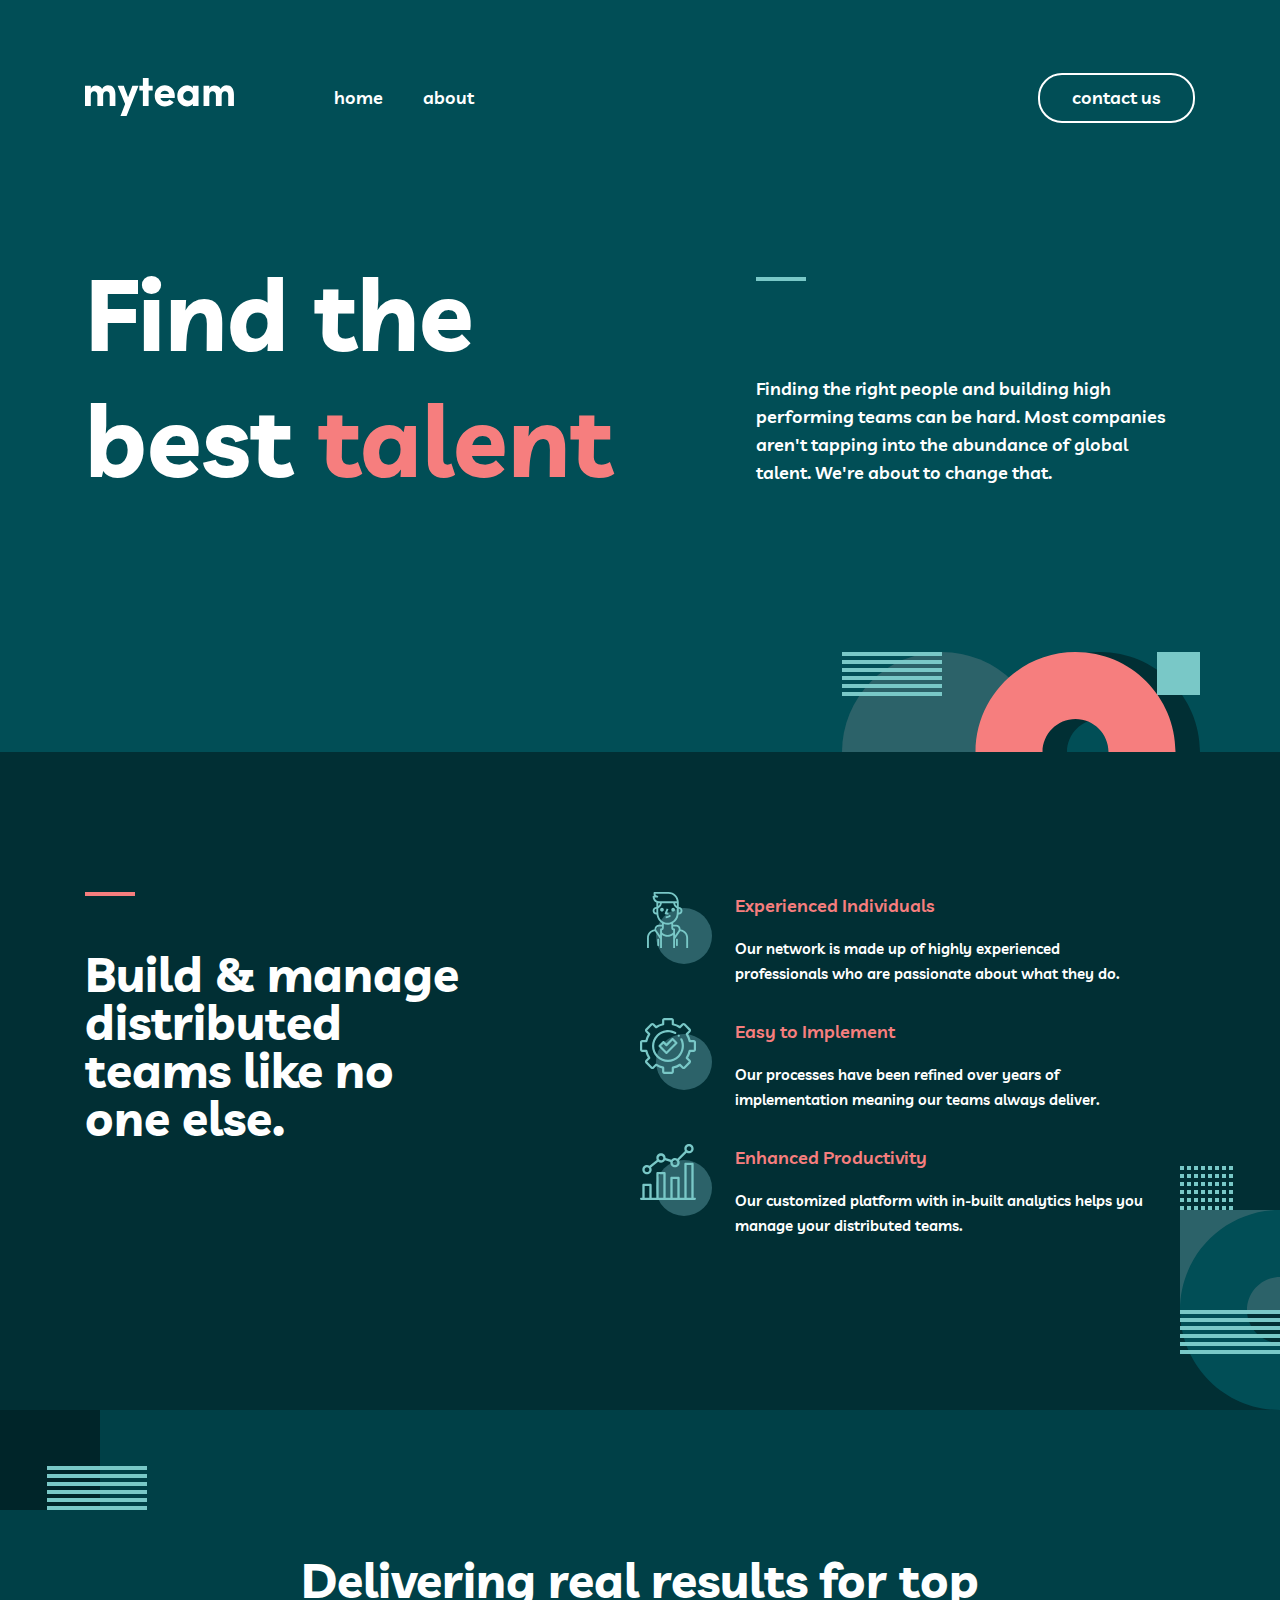
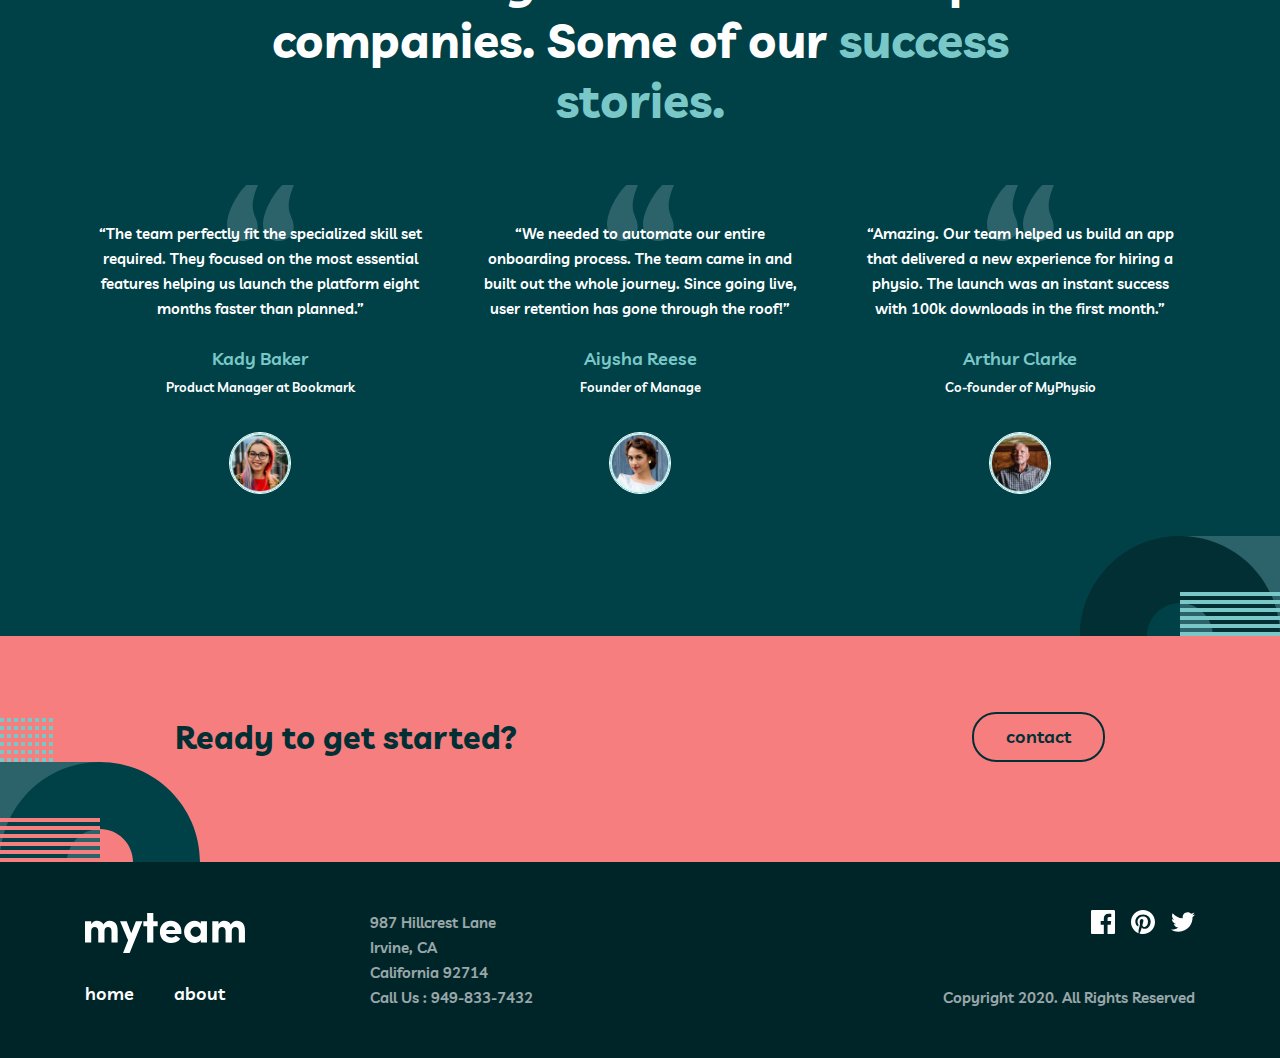
<file: index.html>
<!DOCTYPE html>
<html lang="en">
  <head>
    <meta charset="UTF-8" />
    <meta http-equiv="X-UA-Compatible" content="IE=edge" />
    <meta name="viewport" content="width=device-width, initial-scale=1.0" />
    <link rel="stylesheet" href="style/css/style.css" />
    <title>My Team</title>
  </head>
  <body>
    <header>
      <nav class="navbar" id="navbar">
        <div class="container">
          <div class="navbar__logo">
            <img
              src="images/home-img/myteam.svg"
              class="navbar__logo__image"
              alt="navbar__logo"
            />
          </div>
          <div id="navbar-responsive" class="navbar__menus">
            <ul class="navbar__list">
              <li><a class="navbar__link" href="#">home</a></li>
              <li><a class="navbar__link" href="about.html">about</a></li>
            </ul>
            <button class="toggle-btn close-btn" onclick="closeNavbar()">
              <img src="images/header-img/close.svg" alt="menu" />
            </button>
            <a href="contact.html"
              ><button class="navbar__btn contact__btn" >contact us</button></a
            >
          </div>
          <button class="toggle-btn" onclick="openNavbar()">
            <img src="images/header-img/menu.svg" alt="menus" />
          </button>
        </div>
      </nav>
    </header>
    <main>
      <section class="home" id="home">
        <img
          class="home__img home__img--left"
          src="images/home-img/disk-left.svg"
          alt="disk-left"
        />
        <div class="container">
          <div class="home__heading">
            <h1>
              Find the <br />
              best <span>talent</span>
            </h1>
          </div>
          <div class="home__content">
            <div class="line"></div>
            <p>
              Finding the right people and building high performing teams can be
              hard. Most companies aren't tapping into the abundance of global
              talent. We're about to change that.
            </p>
          </div>
        </div>
        <div class="container home__container">
          <img
            class="home__img home__img--bottom"
            src="images/home-img/disk-bottom.svg"
            alt="disk-bottom"
          />
        </div>
      </section>
      <section class="build">
        <div class="container">
          <div class="build__title">
            <div class="line"></div>
            <h2>Build & manage distributed teams like no one else.</h2>
          </div>
          <div class="build__features">
            <div class="build__row">
              <div class="build__row--img">
                <img
                  src="images/home-img/icon-experienced.svg"
                  alt="icon-experienced"
                />
              </div>
              <div class="build__row--content">
                <h5>Experienced Individuals</h5>
                <p>
                  Our network is made up of highly experienced professionals who
                  are passionate about what they do.
                </p>
              </div>
            </div>
            <div class="build__row">
              <div class="build__row--img">
                <img
                  src="images/home-img/icon-gear.svg"
                  alt="icon-experienced"
                />
              </div>
              <div class="build__row--content">
                <h5>Easy to Implement</h5>
                <p>
                  Our processes have been refined over years of implementation
                  meaning our teams always deliver.
                </p>
              </div>
            </div>
            <div class="build__row">
              <div class="build__row--img">
                <img
                  src="images/home-img/icon-stat.svg"
                  alt="icon-experienced"
                />
              </div>
              <div class="build__row--content">
                <h5>Enhanced Productivity</h5>
                <p>
                  Our customized platform with in-built analytics helps you
                  manage your distributed teams.
                </p>
              </div>
            </div>
          </div>
        </div>
        <img
          class="build__right"
          src="images/home-img/buil-right.svg"
          alt="buil-right"
        />
      </section>
      <section class="success">
        <img
          class="success__img--left"
          src="images/home-img/success-left.svg"
          alt="success-left"
        />
        <img
          class="success__img--bottom"
          src="images/home-img/success-bottom.svg"
          alt="success"
        />
        <div class="container">
          <div class="success__heading">
            <h2>
              Delivering real results for top companies. Some of our
              <span>success stories.</span>
            </h2>
          </div>
          <div class="success__row">
            <div class="success__content content">
              <div class="content__text">
                <p>
                  “The team perfectly fit the specialized skill set required.
                  They focused on the most essential features helping us launch
                  the platform eight months faster than planned.”
                </p>
                <h5>Kady Baker</h5>
                <h6>Product Manager at Bookmark</h6>
              </div>
              <div class="content__img">
                <img src="images/home-img/user-kady.jpg" alt="" />
              </div>
            </div>
            <div class="success__content content">
              <div class="content__text">
                <p>
                  “We needed to automate our entire onboarding process. The team
                  came in and built out the whole journey. Since going live,
                  user retention has gone through the roof!”
                </p>
                <h5>Aiysha Reese</h5>
                <h6>Founder of Manage</h6>
              </div>
              <div class="content__img">
                <img src="images/home-img/user-aiysha.jpg" alt="" />
              </div>
            </div>
            <div class="success__content content">
              <div class="content__text">
                <p>
                  “Amazing. Our team helped us build an app that delivered a new
                  experience for hiring a physio. The launch was an instant
                  success with 100k downloads in the first month.”
                </p>
                <h5>Arthur Clarke</h5>
                <h6>Co-founder of MyPhysio</h6>
              </div>
              <div class="content__img">
                <img src="images/home-img/user-arthur.jpg" alt="" />
              </div>
            </div>
          </div>
        </div>
      </section>
      <section class="start">
        <img
          class="start__img"
          src="images/home-img/start-left.svg"
          alt="start-left"
        />
        <div class="container">
          <h1 class="start__title">Ready to get started?</h1>
          <a href="contact.html"
              ><button class="start__btn contact__btn">contact</button></a>
        </div>
      </section>
    </main>
    <footer class="footer">
      <div class="container">  
        <div class="footer__left">
          <div class="footer__nav">
            <div class="footer__top">
              <img src="images/home-img/myteam.svg" alt="myteam" />
            </div>
            <div class="nav__bottom">
              <a class="footer__link" href="#">home</a
              ><a class="footer__link" href="about.html">about</a>
            </div>
          </div>
          <div class="footer__location">
            <p>
              987 Hillcrest Lane <br />
              Irvine, CA <br />
              California 92714 <br />
              Call Us : 949-833-7432
            </p>
          </div>
          
        </div>
        <div class="footer__social">
          <img
            class="footer__icons"
            src="images/home-img/social-icons.svg"
            alt="social-icons"
          />
          <p>Copyright 2020. All Rights Reserved</p>
        </div>
      </div>
    </footer>
    <script src="js/main.js"></script>
  </body>
</html>
</file>
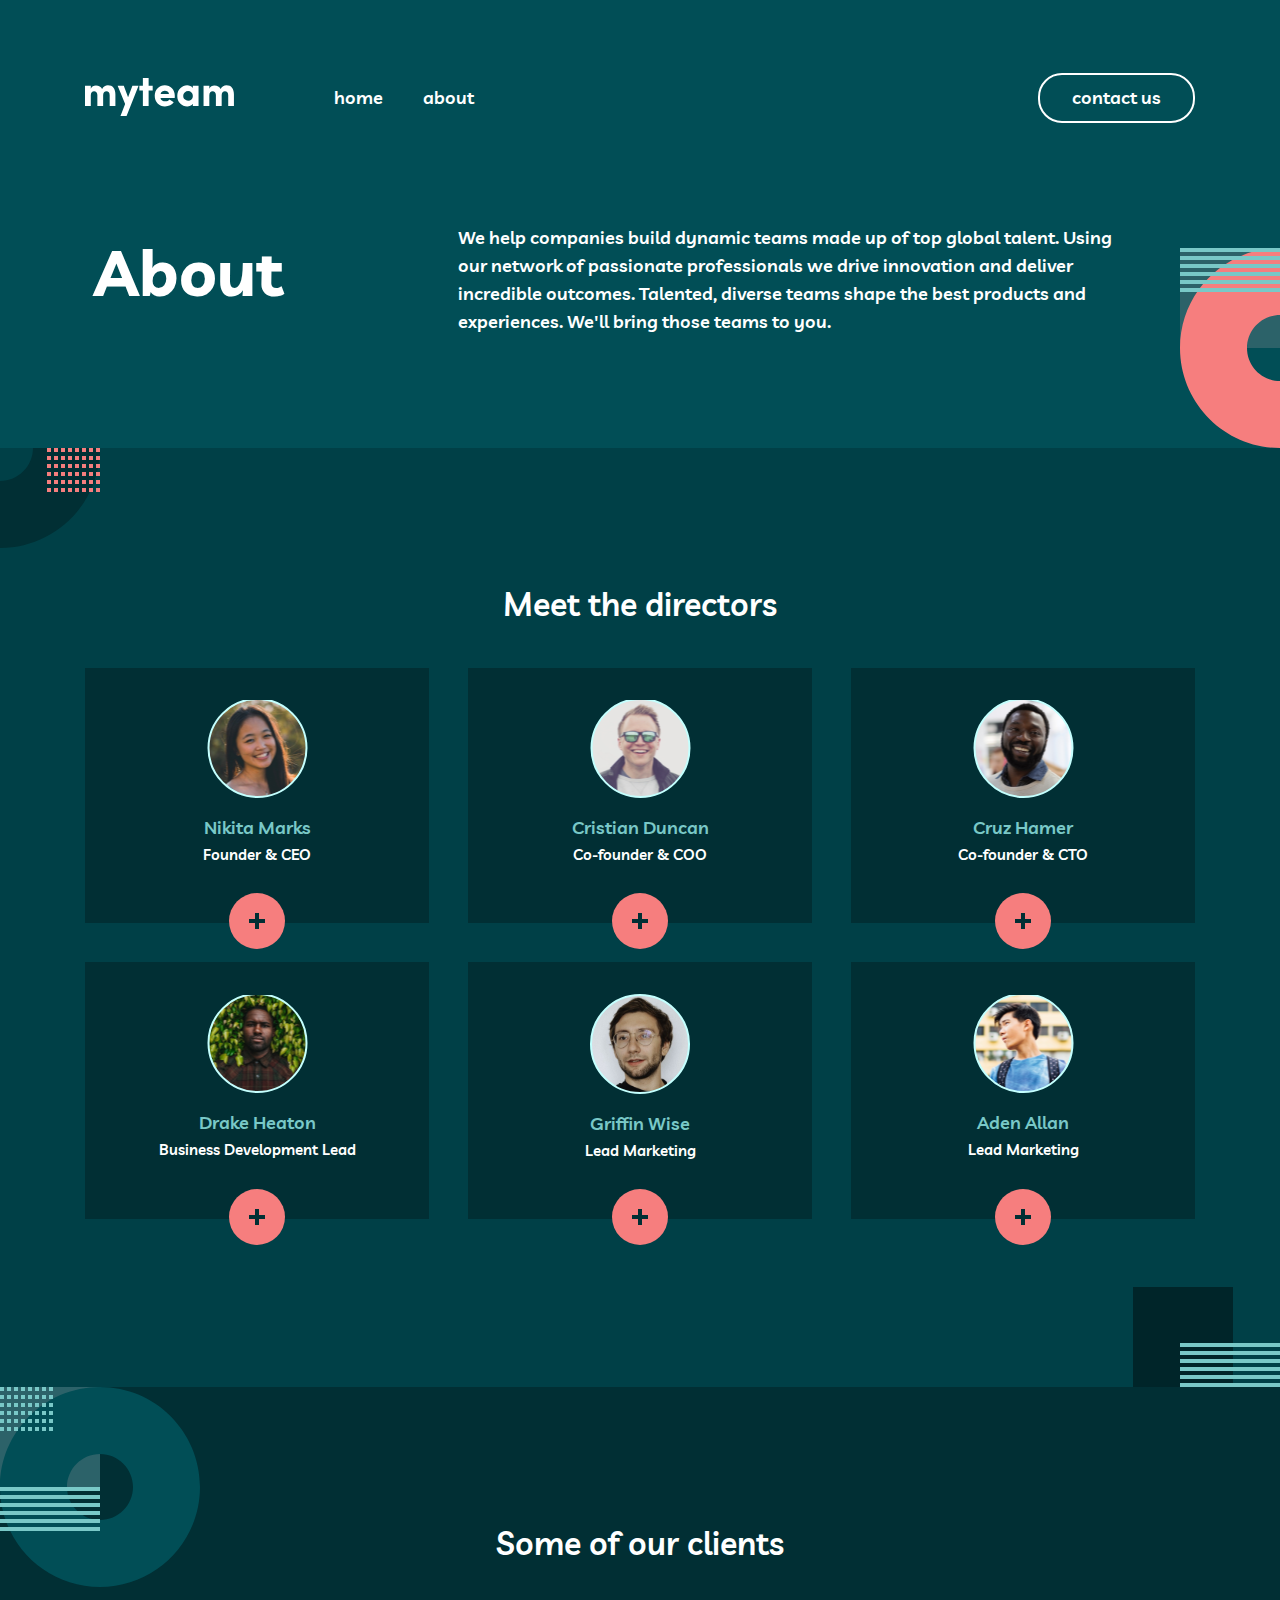
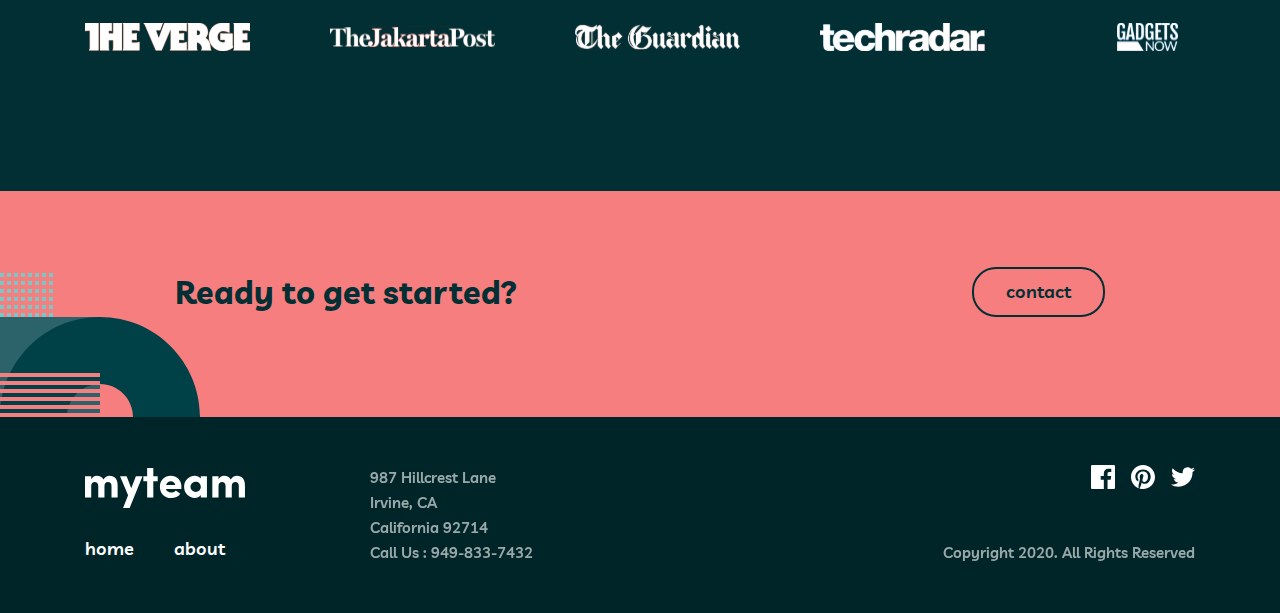
<file: about.html>
<!DOCTYPE html>
<html lang="en">
  <head>
    <meta charset="UTF-8" />
    <meta http-equiv="X-UA-Compatible" content="IE=edge" />
    <meta name="viewport" content="width=device-width, initial-scale=1.0" />
    <title>About</title>
    <link rel="stylesheet" href="style/css/style.css" />
  </head>
  <body>
    <header>
      <nav class="navbar" id="navbar">
        <div class="container">
          <div class="navbar__logo">
            <img
              src="images/home-img/myteam.svg"
              class="navbar__logo__image"
              alt="navbar__logo"
            />
          </div>
          <div id="navbar-responsive" class="navbar__menus">
            <ul class="navbar__list">
              <li><a class="navbar__link" href="index.html">home</a></li>
              <li><a class="navbar__link" href="#">about</a></li>
            </ul>
            <button class="toggle-btn close-btn" onclick="closeNavbar()">
              <img src="images/header-img/close.svg" alt="menu" />
            </button>
            <a href="contact.html"
              ><button class="navbar__btn contact__btn">contact us</button></a
            >
          </div>
          <button class="toggle-btn" onclick="openNavbar()">
            <img src="images/header-img/menu.svg" alt="menus" />
          </button>
        </div>
      </nav>
    </header>

    <main>
      <section class="about">
        <div class="container">
          <h1 class="about__title">About</h1>
          <p class="about__content">
            <span class="line"></span>
            We help companies build dynamic teams made up of top global talent.
            Using our network of passionate professionals we drive innovation
            and deliver incredible outcomes. Talented, diverse teams shape the
            best products and experiences. We'll bring those teams to you.
          </p>
        </div>
        <img
          class="about__img"
          src="images/about-img/about-right.svg"
          alt="about-right"
        />
      </section>
      <section class="directors">
        <img
          class="directors__img--top"
          src="images/about-img/directors-top.svg"
          alt="images"
        />
        <img
          class="directors__img--bottom"
          src="images/about-img/directors-bottom.svg"
          alt="images"
        />
        <div class="container">
          <h2 class="directors__title">Meet the directors</h2>
          <div class="directors__row">
            <div class="directors__card">
              <img class="card__img" src="images/about-img/Oval.svg" alt="Oval" />
              <h5>Nikita Marks</h5>
              <p class="card__text">Founder & CEO</p>
              <div class="directors__about">
                <p>“Empowered teams create truly amazing products. Set the north star and let them follow it.”</p>
                <img src="images/about-img/twit-lin-icon.svg" alt="twit-lin-icon">
              </div>
              <a class="directors__link"><img src="images/about-img/plus-icon.svg" alt="plus-icon"></a>

            </div>
            <div class="directors__card">
                <img class="card__img" src="images/about-img/Oval-1.svg" alt="Oval" />
                <h5>Cristian Duncan</h5>
                <p class="card__text">Co-founder & COO</p>
                <div class="directors__about">
                    <p>“Empowered teams create truly amazing products. Set the north star and let them follow it.”</p>
                    <img src="images/about-img/twit-lin-icon.svg" alt="twit-lin-icon">
                  </div>
                <a class="directors__link" href="#"><img src="images/about-img/plus-icon.svg" alt="plus-icon"></a>
                
              </div>
              <div class="directors__card">
                <img class="card__img" src="images/about-img/Oval-2.svg" alt="Oval" />
                <h5>Cruz Hamer</h5>
                <p class="card__text">Co-founder & CTO</p>
                <div class="directors__about">
                    <p>“Empowered teams create truly amazing products. Set the north star and let them follow it.”</p>
                    <img src="images/about-img/twit-lin-icon.svg" alt="twit-lin-icon">
                  </div>
                <a class="directors__link" href="#"><img src="images/about-img/plus-icon.svg" alt="plus-icon"></a>
                
              </div>
              <div class="directors__card">
                <img class="card__img" src="images/about-img/Oval-3.svg" alt="Oval" />
                <h5>Drake Heaton</h5>
                <p class="card__text">Business Development Lead</p>
                <div class="directors__about">
                    <p>“Empowered teams create truly amazing products. Set the north star and let them follow it.”</p>
                    <img src="images/about-img/twit-lin-icon.svg" alt="twit-lin-icon">
                  </div>
                <a class="directors__link" href="#"><img src="images/about-img/plus-icon.svg" alt="plus-icon"></a>
                
              </div>
              <div class="directors__card">
                <img class="card__img" src="images/about-img/Oval-4.svg" alt="Oval" />
                <h5>Griffin Wise</h5>
                <p class="card__text">Lead Marketing</p>
                <div class="directors__about">
                    <p>“Empowered teams create truly amazing products. Set the north star and let them follow it.”</p>
                    <img src="images/about-img/twit-lin-icon.svg" alt="twit-lin-icon">
                  </div>
                <a class="directors__link" href="#"><img src="images/about-img/plus-icon.svg" alt="plus-icon"></a>
                
              </div>
              <div class="directors__card">
                <img class="card__img" src="images/about-img/Oval-5.svg" alt="Oval" />
                <h5>Aden Allan</h5>
                <p class="card__text">Lead Marketing</p>
                <div class="directors__about">
                    <p>“Empowered teams create truly amazing products. Set the north star and let them follow it.”</p>
                    <img src="images/about-img/twit-lin-icon.svg" alt="twit-lin-icon">
                  </div>
                <a class="directors__link" href="#"><img src="images/about-img/plus-icon.svg" alt="plus-icon"></a>
                
              </div>
          </div>
        </div>
      </section>
      <section class="clients">
        <img class="clients__img" src="images/about-img/clients-bg-2.svg" alt="images"/>
        <div class="container">
            <h2 class="clients__title">Some of our clients</h2>
            <div class="clients__row">
                <img src="images/about-img/Object.svg" alt="images">
                <img src="images/about-img/Object-1.svg" alt="images">
                <img src="images/about-img/Object-2.svg" alt="images">
                <img src="images/about-img/Object-3.svg" alt="images">
                <img src="images/about-img/Object-4.svg" alt="images">
            </div>
        </div>
      </section>
      <section class="start">
        <img
          class="start__img"
          src="images/home-img/start-left.svg"
          alt="start-left"
        />
        <div class="container">
          <h1 class="start__title">Ready to get started?</h1>
          <a href="contact.html"
              ><button class="start__btn contact__btn">contact</button></a>
        </div>
      </section>
    </main>
    <footer class="footer">
        <div class="container">
          
          <div class="footer__left">
            <div class="footer__nav">
              <div class="footer__top">
                <img src="images/home-img/myteam.svg" alt="myteam" />
              </div>
              <div class="nav__bottom">
                <a class="footer__link" href="#">home</a
                ><a class="footer__link" href="about.html">about</a>
              </div>
            </div>
            <div class="footer__location">
              <p>
                987 Hillcrest Lane <br />
                Irvine, CA <br />
                California 92714 <br />
                Call Us : 949-833-7432
              </p>
            </div>
            
          </div>
          <div class="footer__social">
            <img
              class="footer__icons"
              src="images/home-img/social-icons.svg"
              alt="social-icons"
            />
            <p>Copyright 2020. All Rights Reserved</p>
          </div>
        </div>
      </footer>
    <script src="js/main.js"></script>
  </body>
</html>
</file>
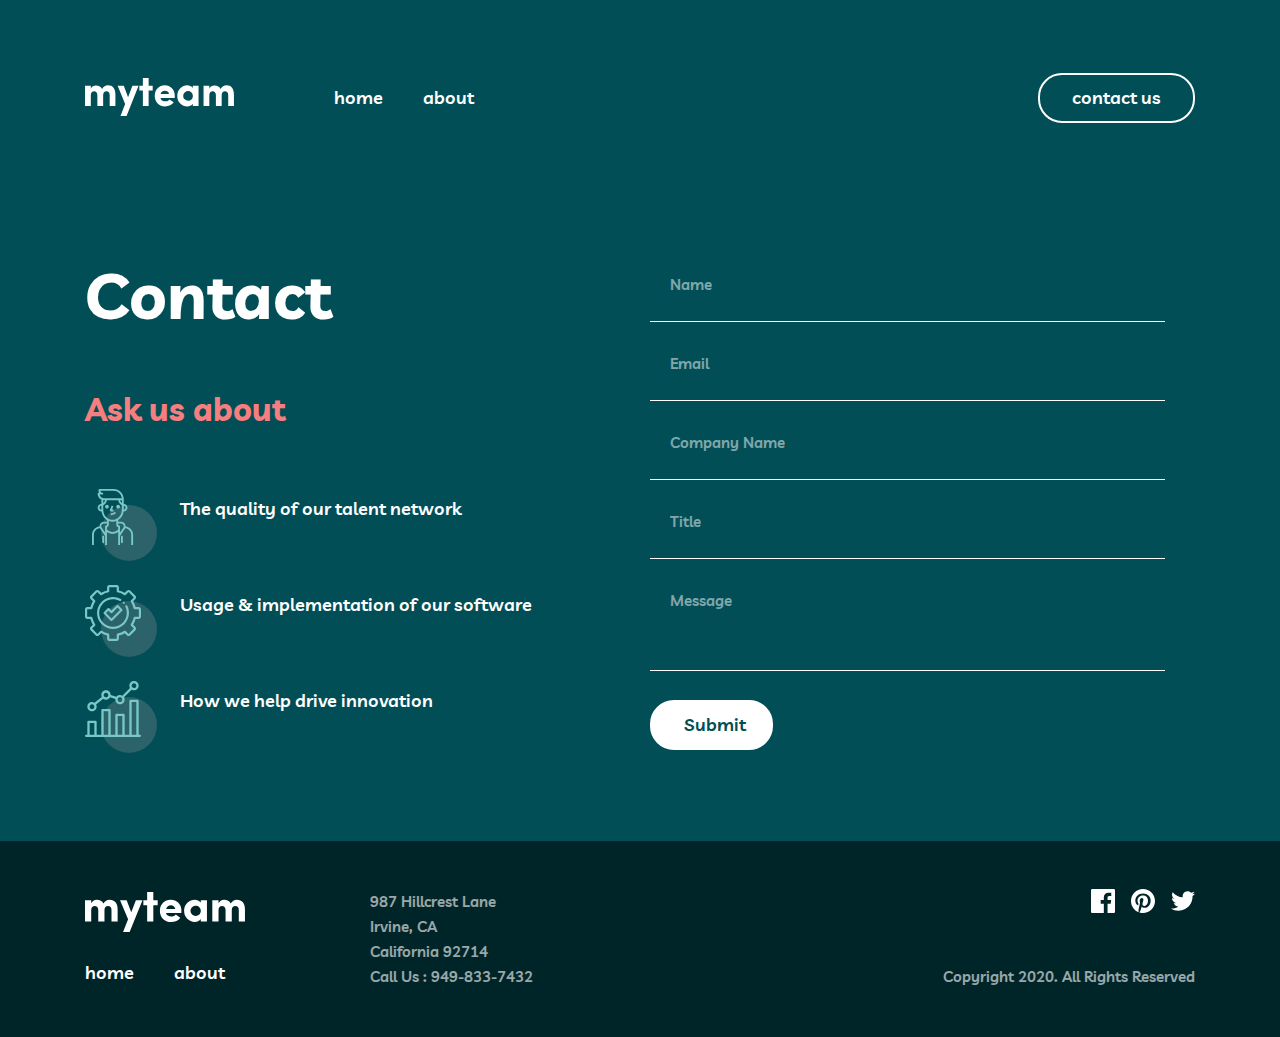
<file: contact.html>
<!DOCTYPE html>
<html lang="en">
<head>
    <meta charset="UTF-8">
    <meta http-equiv="X-UA-Compatible" content="IE=edge">
    <meta name="viewport" content="width=device-width, initial-scale=1.0">
    <title>My Team</title>
    <link rel="stylesheet" href="style/css/style.css">
</head>
<body>
    <header>
        <nav class="navbar" id="navbar">
          <div class="container">
            <div class="navbar__logo">
              <img
                src="images/home-img/myteam.svg"
                class="navbar__logo__image"
                alt="navbar__logo"
              />
            </div>
            <div id="navbar-responsive" class="navbar__menus">
              <ul class="navbar__list">
                <li><a class="navbar__link" href="index.html">home</a></li>
                <li><a class="navbar__link" href="about.html">about</a></li>
              </ul>
              <button class="toggle-btn close-btn" onclick="closeNavbar()">
                <img src="images/header-img/close.svg" alt="menu" />
              </button>
              <a href="#"
                ><button class="navbar__btn contact__btn">contact us</button></a
              >
            </div>
            <button class="toggle-btn" onclick="openNavbar()">
              <img src="images/header-img/menu.svg" alt="menus" />
            </button>
          </div>
        </nav>
      </header>
    <main>
      <section class="contact">
        <img class="contact__top" src="images/contact-img/contact-top.svg" alt="images">
      <img class="contact__bottom" src="images/contact-img/contact-bottom.svg" alt="images">
        <div class="container">
          <div class="contact__column">
            <h2>Contact</h2>
            <p>Ask us about</p>
            <div class="contact__features">
              <img src="images/home-img/icon-experienced.svg" alt="images">
              <p>The quality of our talent network</p>
            </div>
            <div class="contact__features">
              <img src="images/home-img/icon-gear.svg" alt="images">
              <p>Usage & implementation of our software</p>
            </div>
            <div class="contact__features">
              <img src="images/home-img/icon-stat.svg" alt="images">
              <p>How we help drive innovation</p>
            </div>
          </div>
          <div class="contact__form">
            <input class="contact__input" type="text" placeholder="Name">
            <input class="contact__input" type="email" placeholder="Email">
            <input class="contact__input" type="text" placeholder="Company Name">
            <input class="contact__input" type="text" placeholder="Title">
            <textarea class="contact__message" name="textarea" cols="30" rows="10" placeholder="Message"></textarea>

          <button class="contact__btn">Submit</button>
          </div>
        </div>
      </section>
      <script src="js/main.js"></script>
    </main>
    <footer class="footer">
      <div class="container">
        
        <div class="footer__left">
          <div class="footer__nav">
            <div class="footer__top">
              <img src="images/home-img/myteam.svg" alt="myteam" />
            </div>
            <div class="nav__bottom">
              <a class="footer__link" href="#">home</a
              ><a class="footer__link" href="about.html">about</a>
            </div>
          </div>
          <div class="footer__location">
            <p>
              987 Hillcrest Lane <br />
              Irvine, CA <br />
              California 92714 <br />
              Call Us : 949-833-7432
            </p>
          </div>
          
        </div>
        <div class="footer__social">
          <img
            class="footer__icons"
            src="images/home-img/social-icons.svg"
            alt="social-icons"
          />
          <p>Copyright 2020. All Rights Reserved</p>
        </div>
      </div>
    </footer>
</body>
</html>
</file>
<file: style/css/style.css>
@import url("https://fonts.googleapis.com/css2?family=Livvic&display=swap");
.container {
  max-width: 1140px;
  margin: 0 auto;
  padding: 0 15px;
}

* {
  margin: 0;
  padding: 0;
  box-sizing: border-box;
  outline: none;
}

html {
  font-size: 10px;
  height: 100vh;
  overflow-x: hidden;
}
html::-webkit-scrollbar {
  width: 1rem;
}
html::-webkit-scrollbar-track {
  background-color: #2c6269;
  opacity: 0.7;
}
html::-webkit-scrollbar-thumb {
  background-color: #fff;
  border-radius: 5rem;
}

ul {
  list-style-type: none;
  display: flex;
  align-items: center;
}

a {
  text-decoration: none;
}

.contact__btn {
  border: 2px solid #fff;
  border-radius: 24px;
  padding: 9px 32px;
  color: #fff;
  background-color: transparent;
  font: normal 600 1.8rem/2.8rem "Livvic";
  cursor: pointer;
}

.navbar {
  position: fixed;
  top: 0;
  left: 0;
  right: 0;
  width: 100%;
  z-index: 1000;
  background-color: #014e56;
  padding: 73px 0 20px;
  transition: 0.5s;
}
.navbar .container {
  display: flex;
  align-items: center;
  justify-content: space-between;
}
.navbar .navbar__logo {
  width: 160px;
}
.navbar .navbar__logo img {
  width: 100%;
}
.navbar .navbar__menus {
  width: 85%;
  display: flex;
  flex-direction: row;
  align-items: center;
  justify-content: space-between;
  margin-left: 80px;
}
.navbar .navbar__menus .navbar__list .navbar__link {
  display: inline-block;
  margin: 0 20px;
  color: #fff;
  font: normal 600 1.8rem/2.8rem "Livvic";
}
.navbar .navbar__menus .navbar__list .navbar__link:hover {
  color: #f67e7e;
}
.navbar .toggle-btn {
  display: none;
}
.navbar .contact__btn:hover {
  color: #014e56;
  background-color: #fff;
}

header .navbar-shrink {
  padding: 60px 0 15px;
  box-shadow: -2px 14px 8px 0px rgba(219, 219, 219, 0.2);
  background-color: #002529;
}

@media (max-width: 590px) {
  #navbar .navbar__menus {
    /* display: none; */
    position: fixed;
    display: flex;
    flex-direction: column;
    justify-content: start;
    align-items: start;
    background-color: #2c6269;
    top: 0;
    right: -1000px;
    bottom: 0;
    width: 255px;
    transition: 0.3s;
    z-index: 999;
    padding-left: 48px;
    padding-top: 142px;
  }
  #navbar .navbar__list {
    justify-content: space-between;
    height: 80px;
    text-align: center;
    flex-direction: column;
    align-items: center;
    margin-bottom: 24px;
  }
  #navbar .navbar__list .navbar__link {
    display: inline-block;
    font-size: 1.875rem;
    line-height: 25px;
  }
  #navbar .toggle-btn {
    width: 25px;
    height: 25px;
    display: block;
    border: none;
    background-color: transparent;
  }
  #navbar .toggle-btn img {
    width: 100%;
  }
  #navbar .close-btn {
    position: absolute;
    z-index: 9999;
    top: 80px;
    right: 15px;
  }
}
.footer {
  padding: 48px 0;
  background-color: #002529;
}
.footer .container {
  display: flex;
  text-align: center;
  align-items: center;
  justify-content: center;
  flex-direction: row;
  justify-content: space-between;
}
.footer__nav {
  margin-right: 125px;
}
.footer__top {
  padding-bottom: 25px;
}
.footer__top img {
  width: 160px;
  height: 40px;
}
.footer__link {
  margin-top: 25px;
  display: inline-block;
  margin: 0 20px;
  color: #fff;
  font: normal 600 1.8rem/2.8rem "Livvic";
}
.footer__link:first-child {
  margin-left: 0;
}
.footer__link:hover {
  color: #f67e7e;
}
.footer__left {
  display: flex;
  text-align: center;
  align-items: center;
  justify-content: center;
  flex-direction: row;
  text-align: left;
  justify-content: space-between;
}
.footer__location p {
  font: normal 600 1.5rem/2.5rem "Livvic";
  color: #fff;
  opacity: 0.6;
}
.footer__social {
  display: flex;
  flex-direction: column;
  justify-content: space-between;
  align-items: end;
}
.footer__social img {
  width: 104px;
  height: 24px;
}
.footer__social p {
  margin-top: 51px;
  font: normal 600 1.5rem/2.5rem "Livvic";
  color: #fff;
  opacity: 0.6;
}

@media (max-width: 768px) {
  .footer .container {
    flex-direction: column;
  }
  .footer__left {
    display: flex;
    text-align: center;
    align-items: center;
    justify-content: center;
    flex-direction: row;
    justify-content: space-between;
    width: 100%;
  }
  .footer__location p {
    text-align: right;
  }
  .footer__social {
    width: 100%;
    flex-direction: row;
    justify-content: space-between;
  }
}
@media (max-width: 590px) {
  .footer__left {
    display: flex;
    text-align: center;
    align-items: center;
    justify-content: center;
    flex-direction: column;
  }
  .footer__nav {
    margin-right: 0;
    margin-bottom: 24px;
  }
  .footer__top img {
    width: 95px;
    height: 24px;
  }
  .footer__link:last-child {
    margin-right: 0;
  }
  .footer__location {
    margin-bottom: 40px;
  }
  .footer__location p {
    text-align: center;
  }
  .footer__social {
    display: flex;
    text-align: center;
    align-items: center;
    justify-content: center;
    flex-direction: column;
  }
  .footer__social p {
    margin-top: 16px;
  }
}
.home {
  position: relative;
  padding: 250px 0 0;
  background-color: #014e56;
}
.home .container {
  display: flex;
  flex-direction: row;
  align-items: flex-end;
  justify-content: space-between;
}
.home__container {
  position: relative;
  padding-bottom: 250px;
}
.home__img--left {
  position: absolute;
  top: 280px;
  left: 0;
}
.home__img--bottom {
  position: absolute;
  bottom: 0;
  right: 10px;
}
.home__heading {
  width: 55%;
}
.home__heading h1 {
  z-index: 10;
  width: 90%;
  font: normal 700 10rem "Livvic";
  color: #fff;
}
.home__heading h1 span {
  color: #f67e7e;
}
.home__content {
  height: 225px;
  display: flex;
  flex-direction: column;
  justify-content: space-between;
  width: 45%;
}
.home__content .line {
  margin-left: 60px;
  width: 50px;
  height: 4px;
  background-color: #79c8c7;
}
.home__content p {
  z-index: 10;
  margin-left: 60px;
  width: 85%;
  font: normal 600 1.8rem/2.8rem "Livvic";
  color: #fff;
  margin-bottom: 15px;
}

.build {
  position: relative;
  background-color: #012f34;
  padding: 140px 0;
}
.build .container {
  display: flex;
  flex-direction: row;
  align-items: center;
  justify-content: space-between;
}
.build__right {
  position: absolute;
  right: 0;
  bottom: 0;
}
.build__title {
  height: 378px;
  display: flex;
  flex-direction: column;
  justify-content: start;
  width: 50%;
}
.build__title .line {
  width: 50px;
  height: 4px;
  background-color: #f67e7e;
  margin-bottom: 54px;
}
.build__title h2 {
  margin-bottom: 20px;
  font: normal 700 4.8rem "Livvic";
  line-height: 48px;
  color: #fff;
  width: 70%;
}
.build__features {
  width: 50%;
}
.build__row {
  display: flex;
  flex-direction: row;
  margin-bottom: 32px;
}
.build__row h5 {
  font: normal 600 1.8rem/2.8rem "Livvic";
  color: #f67e7e;
  margin-bottom: 16px;
}
.build__row p {
  width: 90%;
  font: normal 600 1.5rem/2.5rem "Livvic";
  color: #fff;
}
.build__row--content {
  margin-left: 23px;
}

.success {
  position: relative;
  padding: 140px 0;
  background-color: #004047;
}
.success__img--left {
  position: absolute;
  top: 0;
  left: 0;
}
.success__img--bottom {
  position: absolute;
  bottom: 0;
  right: 0;
}
.success__heading {
  display: flex;
  justify-content: center;
  align-items: center;
  width: 100%;
  text-align: center;
  margin-bottom: 55px;
}
.success__heading h2 {
  width: 82%;
  font: normal 700 4.8rem "Livvic";
  color: #fff;
}
.success__heading h2 span {
  color: #79c8c7;
}
.success__row {
  text-align: center;
  width: 100%;
  display: grid;
  grid-template-columns: repeat(3, 1fr);
  grid-gap: 30px;
}
.success .content {
  background-image: url("../../../images/home-img/quote.svg");
  background-repeat: no-repeat;
  background-position: center top;
  background-size: auto;
  text-align: center;
  padding: 0 10px;
}
.success .content p {
  margin-top: 36px;
  font: normal 600 1.5rem/2.5rem "Livvic";
  color: #fff;
}
.success .content h5 {
  margin: 24px 0 2px;
  font: normal 600 1.8rem/2.8rem "Livvic";
  color: #79c8c7;
}
.success .content h6 {
  font: normal 600 1.5rem/2.5rem "Livvic";
  font-size: 13px;
  color: #fff;
}
.success .content__img {
  margin-top: 32px;
  width: 100%;
}
.success .content__img img {
  width: 62px;
  height: 62px;
  border: 1px solid #fff;
  border-radius: 50%;
}

.start {
  position: relative;
  padding: 76px 0;
  background-color: #f67e7e;
}
.start__img {
  position: absolute;
  bottom: 0;
  left: 0;
}
.start .container {
  display: flex;
  flex-direction: row;
  align-items: center;
  justify-content: space-between;
  padding: 0 105px;
}
.start__title {
  font: normal 700 4.8rem "Livvic";
  color: #012f34;
  line-height: 38px;
}
.start .contact__btn {
  background-color: transparent;
  border-color: #012f34;
  color: #012f34;
}
.start .contact__btn:hover {
  background-color: #002529;
  color: #fff;
}

@media (max-width: 1330px) {
  .home__img--left {
    display: none;
  }
  .start {
    padding-bottom: 100px;
  }
  .start__title {
    font-size: 32px;
    line-height: 32px;
  }
}
@media (max-width: 1005px) {
  .home__heading h1 {
    font-size: 8rem;
  }
  .home__content p {
    margin-left: 0;
    font-size: normal 600 1.5rem/2.5rem "Livvic";
  }
  .build__title h2 {
    width: 90%;
    font-size: 38px;
  }
  .success__row {
    grid-gap: 10px;
  }
  .success .content {
    padding: 0;
  }
}
@media (max-width: 768px) {
  #navbar {
    padding-top: 64px;
  }
  .home {
    padding-top: 224px;
  }
  .home .container {
    text-align: center;
    align-items: center;
    justify-content: center;
    flex-direction: column;
  }
  .home .container:last-child {
    justify-content: end;
  }
  .home__container {
    text-align: center;
    align-items: center;
    justify-content: center;
    flex-direction: row;
    align-items: end;
    height: 256px;
    padding-bottom: 0;
  }
  .home__container img {
    position: static;
  }
  .home__img--left {
    display: none;
  }
  .home__heading {
    display: flex;
    justify-content: center;
    width: 100%;
  }
  .home__heading h1 {
    width: 70%;
    font: normal 700 6.4rem "Livvic";
    line-height: 56px;
  }
  .home__content {
    height: 100%;
    align-items: center;
    width: 100%;
  }
  .home__content .line {
    display: none;
  }
  .home__content p {
    width: 60%;
    margin-top: 24px;
    font: normal 600 1.5rem/2.5rem "Livvic";
    line-height: 28px;
    margin-left: 0;
    margin-bottom: 0;
  }
  .build {
    padding: 100px 98px;
  }
  .build .container {
    flex-direction: column;
    max-width: 100%;
  }
  .build__right {
    top: 0;
    right: 0;
  }
  .build__title {
    height: 100%;
    width: 100%;
    margin-bottom: 64px;
  }
  .build__title .line {
    margin-bottom: 32px;
  }
  .build__features {
    width: 100%;
  }
  .build__row p {
    width: 100%;
  }
  .success {
    padding: 100px 0;
  }
  .success__heading h2 {
    width: 573px;
    font-size: 32px;
    line-height: 32px;
  }
  .success__row {
    grid-template-columns: 1fr;
    grid-gap: 48px;
  }
  .success .content {
    text-align: center;
  }
  .success .content__text {
    display: flex;
    text-align: center;
    align-items: center;
    justify-content: center;
    flex-direction: column;
  }
  .success .content p {
    width: 74%;
  }
}
@media (max-width: 590px) {
  #navbar {
    padding-top: 48px;
  }
  .home {
    padding-top: 160px;
  }
  .home .container {
    text-align: center;
    align-items: center;
    justify-content: center;
    flex-direction: column;
  }
  .home__container {
    padding-bottom: 197px;
  }
  .home__container img {
    position: absolute;
    bottom: 0;
    left: 50%;
    transform: translateX(-50%);
  }
  .home__img--left {
    display: none;
  }
  .home__heading {
    display: flex;
    justify-content: center;
    width: 100%;
  }
  .home__heading h1 {
    width: 70%;
    font: normal 700 4.8rem "Livvic";
    font-size: 40px;
    line-height: 40px;
  }
  .home__content {
    height: 100%;
    align-items: center;
    width: 100%;
  }
  .home__content .line {
    display: none;
  }
  .home__content p {
    width: 90%;
    margin-top: 18px;
    font: normal 600 1.5rem/2.5rem "Livvic";
    line-height: 28px;
    margin-left: 0;
    margin-bottom: 0;
  }
  .build {
    padding: 64px 9px;
  }
  .build__title h2 {
    font-size: 32px;
    line-height: 32px;
    width: 64%;
  }
  .build__row {
    width: 100%;
    text-align: center;
    align-items: center;
    justify-content: center;
    flex-direction: column;
    margin-bottom: 48px;
  }
  .build__row p {
    width: 100%;
    font: normal 600 1.5rem/2.5rem "Livvic";
  }
  .build__row--content {
    width: 100%;
    margin-left: 0;
  }
  .success {
    padding: 140px 0;
  }
  .success__heading h2 {
    width: 300px;
  }
  .success .content p {
    width: 90%;
  }
  .start .container {
    text-align: center;
    align-items: center;
    justify-content: center;
    flex-direction: column;
  }
  .start__title {
    text-align: center;
    width: 80%;
    margin-bottom: 24px;
  }
}
.about {
  position: relative;
  padding: 177px 0 108px;
  background-color: #014e56;
}
.about .container {
  display: flex;
  width: 100%;
  padding: 0 24px;
  text-align: center;
  align-items: center;
  justify-content: center;
  flex-direction: column;
}
.about__title {
  font: normal 700 4.8rem "Livvic";
  color: #fff;
  font-size: 40px;
  line-height: 40px;
  margin-bottom: 16px;
}
.about__content {
  font: normal 600 1.5rem/2.5rem "Livvic";
  color: #fff;
}
.about__img {
  position: absolute;
  right: 0;
  bottom: 0;
}

.directors {
  position: relative;
  padding: 100px 0 116px;
  background-color: #004047;
}
.directors .container {
  text-align: center;
  align-items: center;
  justify-content: center;
  flex-direction: column;
}
.directors__img--top {
  position: absolute;
  top: 0;
  left: 0;
}
.directors__img--bottom {
  position: absolute;
  right: 0;
  bottom: 0;
}
.directors__title {
  font: normal 600 1.8rem/2.8rem "Livvic";
  font-size: 32px;
  line-height: 32px;
  margin-bottom: 48px;
  color: #fff;
}
.directors__row {
  display: grid;
  grid-template-columns: repeat(1, 1fr);
  grid-gap: 39px;
}
.directors__card {
  position: relative;
  background-color: #012f34;
  padding: 32px 45px 56px;
  display: flex;
  text-align: center;
  align-items: center;
  justify-content: center;
  flex-direction: column;
}
.directors__card h5 {
  margin-top: 16px;
  font: normal 600 1.8rem/2.8rem "Livvic";
  color: #79c8c7;
}
.directors__card p {
  font: normal 600 1.5rem/2.5rem "Livvic";
  color: #fff;
}
.directors__card .directors__about {
  display: none;
}
.directors__card .directors__about p {
  margin-bottom: 24px;
}
.directors__card a {
  position: absolute;
  bottom: -28px;
  border: none;
  background-color: transparent;
}
.directors__card:hover .directors__about {
  display: block;
}
.directors__card:hover {
  background-color: #002529;
}
.directors__card:hover .card__img {
  display: none;
}
.directors__card:hover .card__text {
  display: none;
}
.directors__card:hover a img {
  content: url("../../../images/about-img/x-icon.svg");
}

.clients {
  position: relative;
  text-align: center;
  padding: 88px 0;
  background-color: #012f34;
}
.clients .container {
  display: flex;
  text-align: center;
  align-items: center;
  justify-content: center;
  flex-direction: column;
}
.clients__img {
  position: absolute;
  top: 0;
  left: 0;
}
.clients__title {
  font: normal 600 1.8rem/2.8rem "Livvic";
  font-size: 32px;
  line-height: 32px;
  color: #fff;
  margin-bottom: 64px;
}
.clients__row {
  width: 100%;
  display: grid;
  grid-template-columns: repeat(1, 1fr);
  grid-gap: 57px;
  text-align: center;
}
.clients__row img {
  display: inline-block;
  margin: 0 auto;
}

@media (min-width: 768px) {
  .about {
    padding: 224px 0 112px;
  }
  .about__title {
    font-size: 64px;
    line-height: 56px;
  }
  .about__content {
    width: 487px;
  }
  .about__img {
    content: url("../../../images/about-img/about-right-2.svg");
  }
  .directors__row {
    display: grid;
    grid-template-columns: repeat(2, 1fr);
    grid-gap: 39px;
  }
  .clients {
    padding: 100px 0;
  }
  .clients__img {
    content: url("../../../images/about-img/clients-bg-3.svg");
  }
  .clients__row {
    display: grid;
    grid-template-columns: repeat(5, 1fr);
    grid-gap: 40px;
  }
  .clients__row img {
    width: 103px;
    height: 17px;
  }
}
@media (min-width: 1024px) {
  .about .container {
    display: grid;
    grid-template-columns: 0.5fr 1fr;
    text-align: left;
  }
  .about__content {
    width: 90%;
    font: normal 600 1.8rem/2.8rem "Livvic";
  }
  .directors {
    padding: 140px 0 168px;
  }
  .directors__row {
    display: grid;
    grid-template-columns: repeat(3, 1fr);
    grid-gap: 39px;
  }
  .clients {
    padding: 140px 0;
  }
  .clients__img {
    content: url("../../../images/about-img/clients-bg.svg");
  }
  .clients__row {
    display: grid;
    grid-template-columns: repeat(5, 1fr);
    grid-gap: 80px;
  }
  .clients__row img {
    width: 165px;
    height: 28px;
  }
}
.contact {
  position: relative;
  text-align: center;
  padding: 160px 0 88px;
  background-color: #014e56;
}
.contact .container {
  display: grid;
  grid-template-columns: repeat(1, 1fr);
  grid-gap: 20px;
}
.contact__top {
  display: none;
}
.contact__bottom {
  content: url(../../../images/contact-img/contact-bottom-2.svg);
  position: absolute;
  bottom: 0;
  right: 0;
}
.contact__column {
  display: grid;
  grid-template-columns: repeat(1, 1fr);
  grid-gap: 24px;
}
.contact__column h2 {
  font: normal 700 4.8rem "Livvic";
  font-size: 40px;
  line-height: 40px;
  color: #fff;
}
.contact__column p {
  font: normal 700 4.8rem "Livvic";
  font-size: 40px;
  line-height: 32px;
  color: #f67e7e;
  margin-bottom: 40px;
}
.contact__features {
  display: grid;
  grid-template-columns: auto 1fr;
}
.contact__features img {
  margin-left: 16px;
}
.contact__features p {
  text-align: left;
  width: 80%;
  margin-left: 23px;
  font: normal 600 1.8rem/2.8rem "Livvic";
  color: #fff;
}
.contact__form {
  display: grid;
  grid-template-columns: repeat(1, 1fr);
  grid-gap: 5px;
}
.contact__input {
  width: 100%;
  background-color: transparent;
  border: none;
  border-bottom: 1px solid #fff;
  font: normal 600 1.5rem/2.5rem "Livvic";
  color: #fff;
  padding: 24px 20px;
}
.contact__input::placeholder {
  color: #fff;
  opacity: 0.5;
}
.contact__message {
  width: 100%;
  height: 107px;
  resize: none;
  background-color: transparent;
  border: none;
  border-bottom: 1px solid #fff;
  font: normal 600 1.5rem/2.5rem "Livvic";
  color: #fff;
  padding: 24px 20px;
}
.contact__message::placeholder {
  color: #fff;
  opacity: 0.5;
}
.contact__input:focus, .contact__message:focus {
  border-color: #f67e7e;
}
.contact .contact__btn {
  margin-top: 24px;
  width: 123px;
  background-color: #fff;
  color: #014e56;
}

@media (min-width: 768px) {
  .contact {
    padding-top: 216px 0 112px;
  }
  .contact .container {
    display: flex;
    text-align: center;
    align-items: center;
    justify-content: center;
    flex-direction: column;
  }
  .contact__top {
    display: block;
    position: absolute;
    top: 216px;
    left: 0;
  }
  .contact__bottom {
    content: url(../../../images/contact-img/contact-bottom.svg);
    position: absolute;
    bottom: 0;
    right: 0;
  }
  .contact__column {
    display: flex;
    text-align: center;
    align-items: center;
    justify-content: center;
    flex-direction: column;
  }
  .contact__column h2 {
    font-size: 64px;
    line-height: 56px;
  }
  .contact__features {
    width: 515px;
    display: flex;
    text-align: center;
    align-items: center;
    justify-content: center;
    flex-direction: row;
    justify-content: start;
  }
  .contact__features img {
    margin-left: 0;
  }
  .contact__features p {
    width: 100%;
  }
  .contact__form {
    width: 515px;
  }
  .contact__input, .contact__message {
    width: 100%;
  }
}
@media (min-width: 1024px) {
  .contact {
    padding-top: 245px;
  }
  .contact .container {
    display: grid;
    grid-template-columns: repeat(2, 1fr);
    grid-gap: 20px;
  }
  .contact__top {
    display: none;
    top: 245px;
  }
  .contact__bottom {
    display: none;
  }
  .contact__column {
    align-items: start;
    text-align: left;
  }
  .contact__column h2 {
    font-size: 64px;
    line-height: 100px;
    margin-bottom: 16px;
  }
  .contact__column p {
    font-size: 32px;
    line-height: 48px;
    margin-bottom: 32px;
  }
  .contact__features p {
    font-size: 18px;
    line-height: 28px;
  }
}
@media (min-width: 1340px) {
  .contact__top {
    display: block;
    top: 245px;
  }
  .contact__bottom {
    display: block;
  }
}

/*# sourceMappingURL=style.css.map */
</file>
